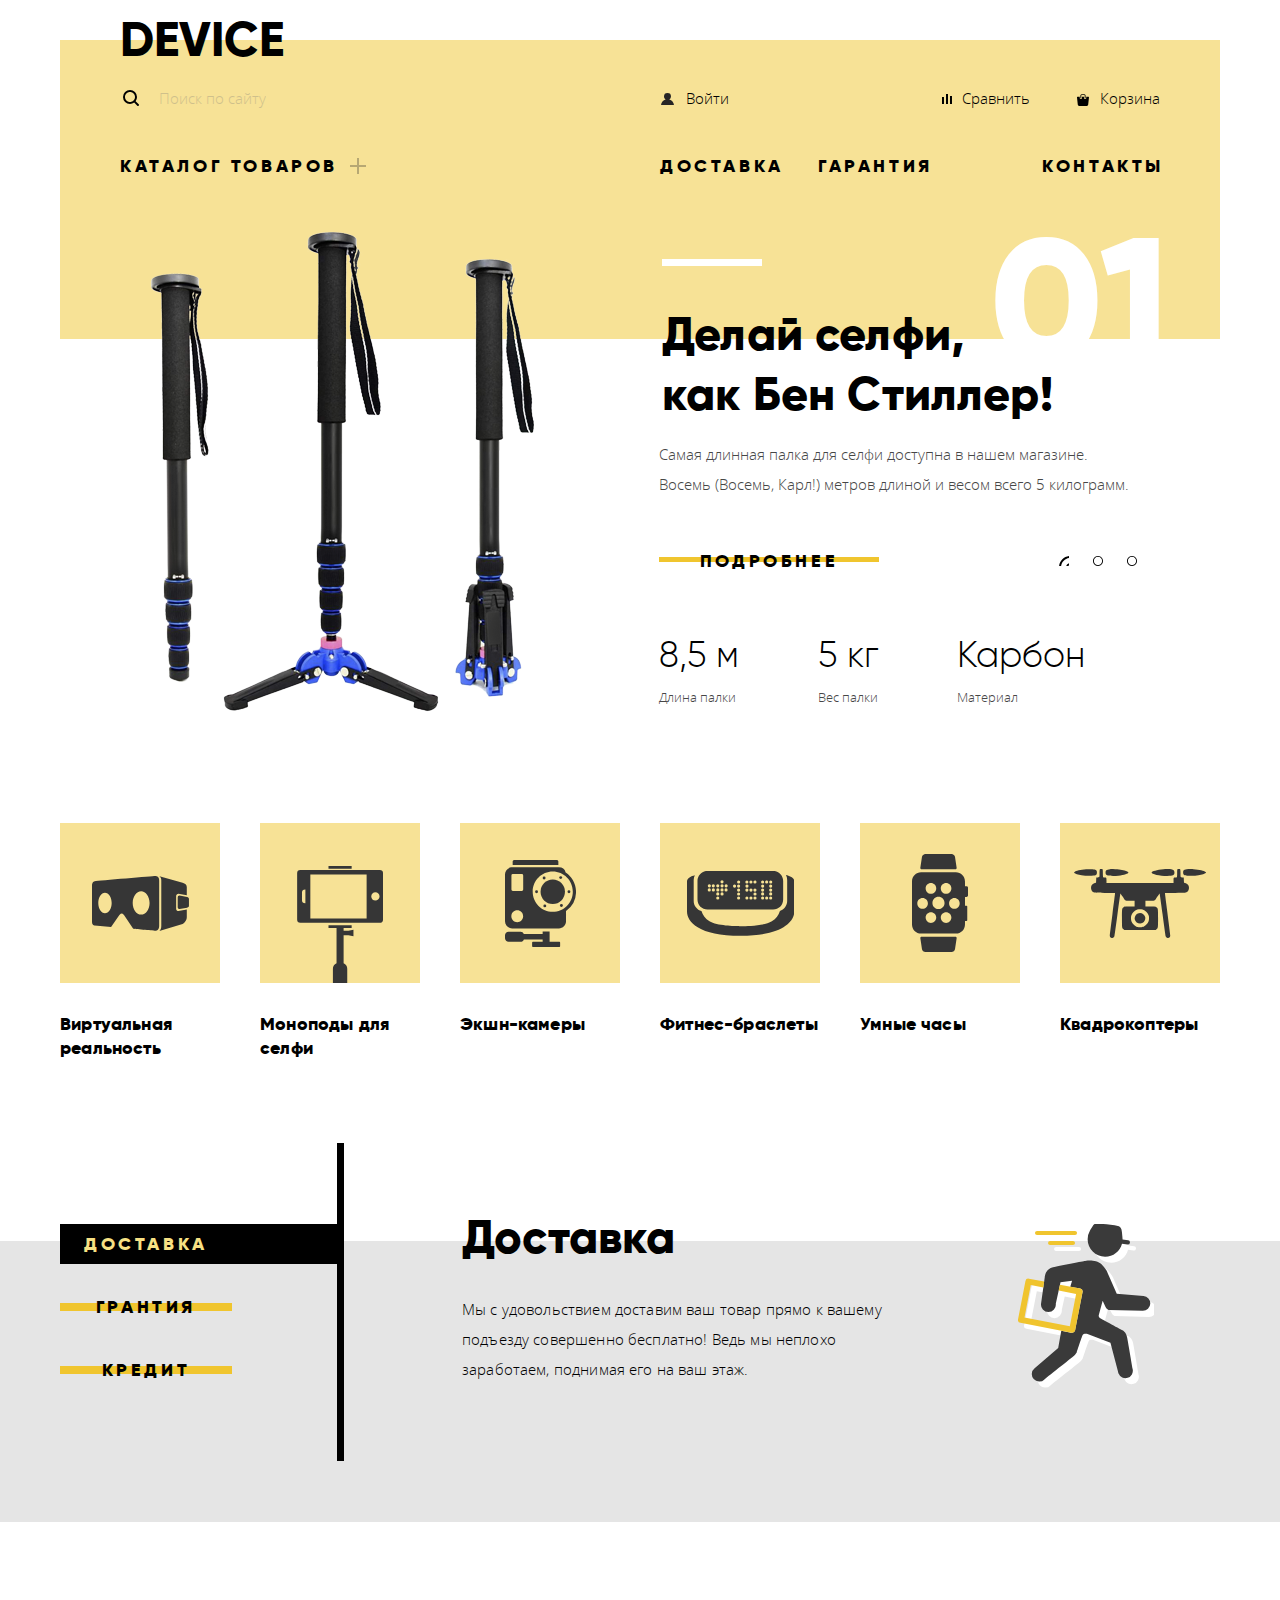
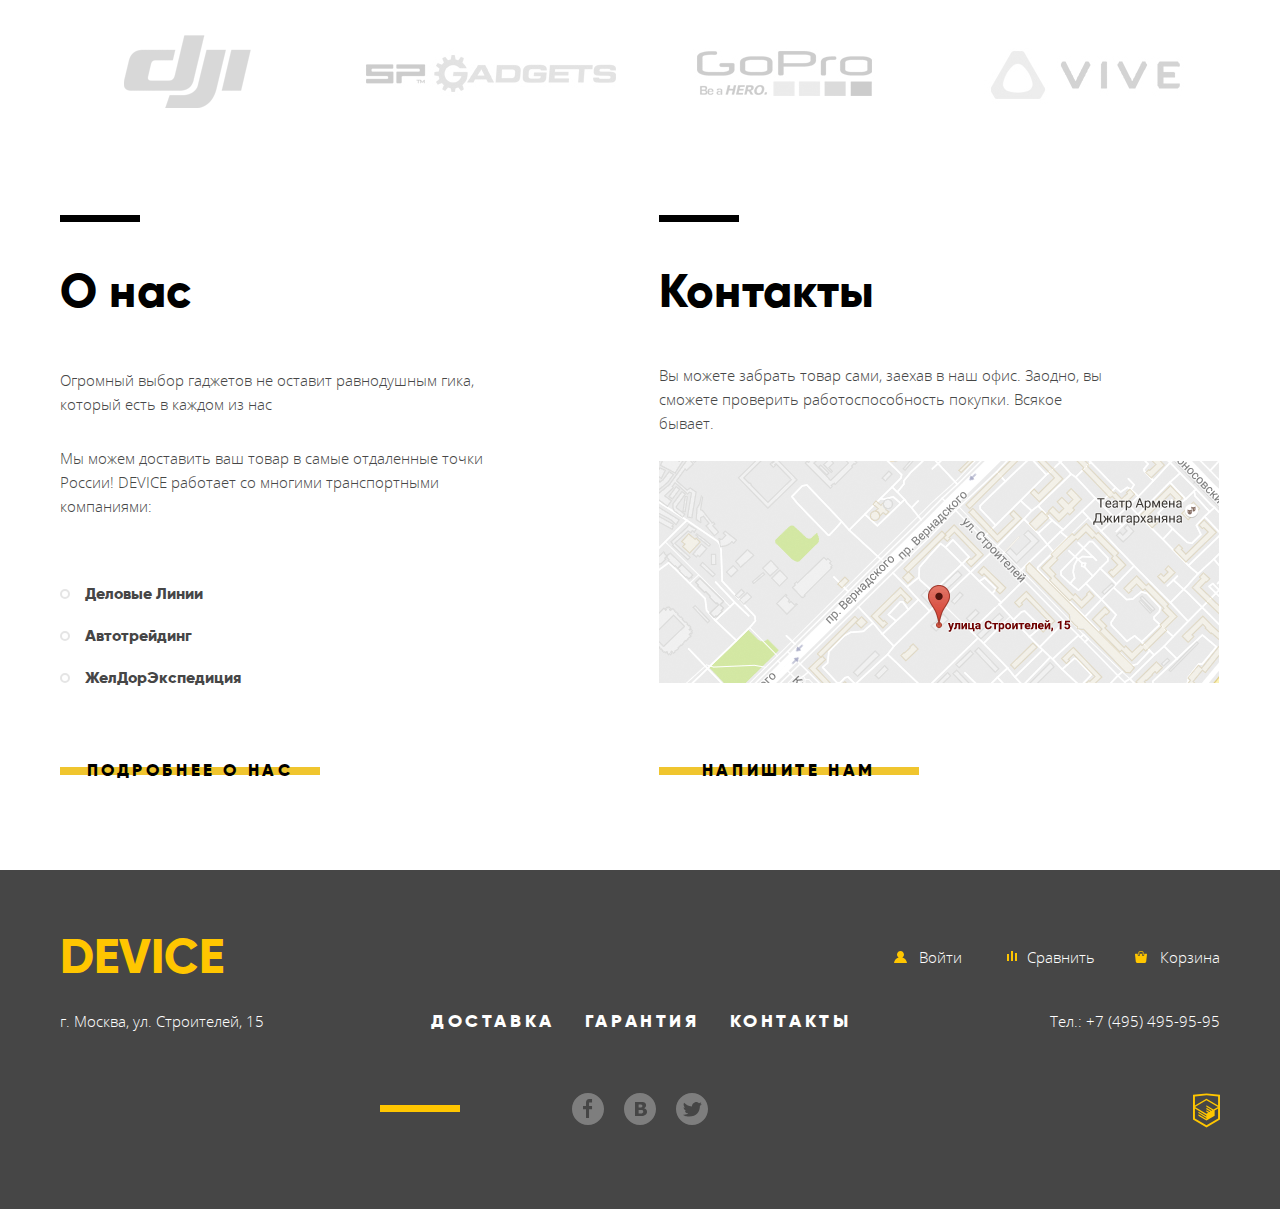
<file: index.html>
<!DOCTYPE html>
<html lang="ru">
<head>
	<meta charset="utf-8">
	<title>HTML Academy: Девайс</title>
	<link rel="stylesheet" href="css/normalize.css">
	<link rel="stylesheet" href="css/style.css">
</head>
<body>
	<header class="index-header container">
		<a class="logo">
			device
		</a>
		<div class="header-flex">
			<form class="site-search" action="https://echo.htmlacademy.ru" method="get">
				<input type="search" name="search" placeholder="Поиск по сайту">
				<button type="submit">Найти</button>
			</form>
			<div class="user-block">
				<a href="#" class="enter">
					Войти
				</a>
				<a href="#" class="compare">
					Сравнить
				</a>
				<a href="#" class="cart">
					Корзина
				</a>
			</div>
		</div>
		<nav class="main-nav">
			<ul class="main-nav-ls">
				<li>
					<a href="catalog.html" class="main-nav-ls-title">Каталог товаров</a>
					<ul class="drop-down-ls">
						<li>
							<a href="#">Виртуальная реальность</a>
						</li>
						<li>
							<a href="#">Фитнес-браслеты</a>
						</li>
						<li>
							<a href="#">Квадрокоптеры</a>
						</li>
						<li>
							<a href="#">Моноподы для селфи</a>
						</li>
						<li>
							<a href="#">Умные часы</a>
						</li>
						<li>
							<a href="#">Экшн-камеры</a>
						</li>
					</ul>
				</li>
			</ul>
			<div class="header-info">
				<a href="#">Доставка</a>
				<a href="#">Гарантия</a>
				<a href="#">Контакты</a>
			</div>
		</nav>
	</header>
	<main class="index-main">
		<section class="top-slider container">
			<input type="radio" id="slide-switch-1" name="top-slider-switch" checked>
			<input type="radio" id="slide-switch-2" name="top-slider-switch">
			<input type="radio" id="slide-switch-3" name="top-slider-switch">
			<ul class="top-slider-switches">
				<li>
					<label for="slide-switch-1"></label>
				</li>
				<li>
					<label for="slide-switch-2"></label>
				</li>
				<li>
					<label for="slide-switch-3"></label>
				</li>
			</ul>
			<section class="slide-one" id="slide-1">
				<img src="img/slider-1.png" width="384" height="486" alt="">
				<div class="descrip-slider">
					<h1 class="total-title">
						Делай селфи,<br>
						как Бен Стиллер!
					</h1>
					<p>
						Самая длинная палка для селфи доступна в нашем магазине. <br>
						Восемь (Восемь, Карл!) метров длиной и весом всего 5 килограмм.
					</p>
					<a href="#" class="global-btn">
						Подробнее
					</a>
					<ul class="slide-features">
						<li>
							<span>8,5 м</span>
							<span>Длина палки</span>
						</li>
						<li>
							<span>5 кг</span>
							<span>Вес палки</span>
						</li>
						<li>
							<span>Карбон</span>
							<span>Материал</span>
						</li>
					</ul>
				</div>
				<span class="slide-number">01</span>
			</section>
			<section class="slide-two" id="slide-2">
				<img src="img/slider-2.png" width="345" height="485" alt="">
				<div class="descrip-slider">
					<h1 class="total-title">
						Худеем <br>
						правильно!
					</h1>
					<p>
						Мотивирующие фитнес-браслеты помогут найти в себе силы<br>
						не пропускать занятия и соблюдать диету.
					</p>
					<a href="#" class="global-btn">
						Подробнее
					</a>
					<ul class="slide-features">
						<li>
							<span>48 часов</span>
							<span>Без подзарядки</span>
						</li>
					</ul>
				</div>
				<span class="slide-number">02</span>
			</section>
			<section class="slide-three" id="slide-3">
				<img src="img/slider-3.png" width="526" height="334" alt="">
				<div class="descrip-slider">
					<h1 class="total-title">
						Порхает как бабочка,<br>
						жалит как пчела!
					</h1>
					<p>
						Этот обычный, на первый взгляд, квадрокоптер оснащен
						мощным лазером, замаскированным под стандартную камеру.
					</p>
					<a href="#" class="global-btn">
						Подробнее
					</a>
					<ul class="slide-features">
						<li>
							<span>800 м</span>
							<span>Дальность полета</span>
						</li>
						<li>
							<span>50 м</span>
							<span>Радиус поражения</span>
						</li>
					</ul>
				</div>
				<span class="slide-number">03</span>
			</section>
		</section>
		<section class="product-category container">
			<a href="catalog.html" class="product-type">
				<div class="img-box">
					<img src="img/popular-1.svg" width="97" height="55" alt="">
				</div>
				<h3>Виртуальная реальность</h3>
			</a>
			<a href="catalog.html" class="product-type">
				<div class="img-box monopod">
					<img src="img/popular-2.svg" width="86" height="117" alt="">
				</div>
				<h3>Моноподы для селфи</h3>
			</a>
			<a href="catalog.html" class="product-type">
				<div class="img-box">
					<img src="img/popular-3.svg" width="71" height="87" alt="">
				</div>
				<h3>Экшн-камеры</h3>
			</a>
			<a href="catalog.html" class="product-type">
				<div class="img-box">
					<img src="img/popular-4.svg" width="107" height="65" alt="">
				</div>
				<h3>Фитнес-браслеты</h3>
			</a>
			<a href="catalog.html" class="product-type">
				<div class="img-box">
					<img src="img/popular-5.svg" width="56" height="98" alt="">
				</div>
				<h3>Умные часы</h3>
			</a>
			<a href="catalog.html" class="product-type">
				<div class="img-box">
					<img src="img/poppular-6.svg" width="132" height="69" alt="">
				</div>
				<h3>Квадрокоптеры</h3>
			</a>
		</section>
		<div class="slider-services-backroung">
			<section class="slider-services container">
				<input type="radio" id="service-switch-1" name="services-toggle" checked>
				<input type="radio" id="service-switch-2" name="services-toggle">
				<input type="radio" id="service-switch-3" name="services-toggle">
				<ul class="slider-switches">
					<li>
						<label for="service-switch-1">
							Доставка
						</label>
					</li>
					<li>
						<label for="service-switch-2">
							Грантия
						</label>
					</li>
					<li>
						<label for="service-switch-3">
							Кредит
						</label>
					</li>
				</ul>
				<section class="service-slide-one" id="delivery">
					<h1 class="total-title">
						Доставка
					</h1>
					<p>
						Мы с удовольствием доставим ваш товар прямо к вашему подъезду совершенно бесплатно! Ведь мы неплохо заработаем, поднимая его на ваш этаж.
					</p>
				</section>
				<section class="service-slide-two" id="warranty">
					<h1 class="total-title">
						Гарантия
					</h1>
					<p>
						Если из-за возгорания купленного у нас товара у вас сгорит дом — не переживайте, мы выдадим вам новый.
						Товар, не дом, конечно же.
					</p>
				</section>
				<section class="service-slide-three" id="credit">
					<h1 class="total-title">
						Кредит
					</h1>
					<p>
						Залезть в долговую яму стало проще! Кредитные консультанты подберут для вас наиболее выгодные
						условия кредита. Выгодные для нашего банка, разумеется.
					</p>
				</section>
			</section>
		</div>
		<section class="brands-logos container">
			<a href="#">
				<img src="img/logo-1-copy.jpg" width="260" height="100" alt="">
			</a>
			<a href="#">
				<img src="img/logo-3-copy.jpg" width="260" height="100" alt="">
			</a>
			<a href="#">
				<img src="img/logo-4-copy.jpg" width="260" height="100" alt="">
			</a>
			<a href="#">
				<img src="img/logo-5-copy.jpg" width="260" height="100" alt="">
			</a>
		</section>
		<section class="contact-inform container">
			<section class="about-us">
				<h1 class="total-title">
					О нас
				</h1>
				<p>
					Огромный выбор гаджетов не оставит равнодушным гика,
					который есть в каждом из нас
				</p>
				<p>
					Мы можем доставить ваш товар в самые отдаленные точки России! DEVICE работает со многими транспортными компаниями:
				</p>
				<ul>
					<li>Деловые Линии</li>
					<li>Автотрейдинг</li>
					<li>ЖелДорЭкспедиция</li>
				</ul>
				<a href="#" class="global-btn">
					Подробнее о нас
				</a>
			</section>
			<section class="contacts-map">
				<h1 class="total-title">
					Контакты
				</h1>
				<p>
					Вы можете забрать товар сами, заехав в наш офис. Заодно, вы сможете проверить работоспособность покупки. Всякое бывает.
				</p>
				<div class="map">
					<a href="https://yandex.ru/maps/-/CBUrQXgW-A" target="_blank">
						<img src="img/map.jpg" width="560" height="222" alt="Карта">
					</a>
				</div>
				<a href="#" class="global-btn">
					Напишите нам
				</a>
			</section>
		</section>
	</main>
	<footer class="footer">
		<div class="container">
			<div class="footer-user-block">
				<a class="footer-logo">
					device
				</a>
				<a href="#" class="enter">
					Войти
				</a>
				<a href="#" class="compare">
					Сравнить
				</a>
				<a href="#" class="cart">
					Корзина
				</a>
			</div>
			<div class="footer-info">
				<address>
					г. Москва, ул. Строителей, 15
				</address>
				<a href="#">Доставка</a>
				<a href="#">Гарантия</a>
				<a href="#">Контакты</a>
				<a href="tel:+7(495)495-95-95" class="phone">Тел.: +7 (495) 495-95-95</a>
			</div>
			<div class="social">
				<a href="#">
					<img src="img/fb.svg" width="32" height="32" alt="">
				</a>
				<a href="#">
					<img src="img/vk.svg" width="32" height="32" alt="">
				</a>
				<a href="#">
					<img src="img/twitter.svg" width="32" height="32" alt="">
				</a>
				<a href="https://htmlacademy.ru/intensive/htmlcss" target="_blank">
					<img src="img/logo-html.svg" width="27" height="35" alt="">
				</a>
			</div>
		</div>
	</footer>
	<form class="popup-form" action="https://echo.htmlacademy.ru" method="post">
		<label for="name" class="user-name-from">
			Ваше имя
		</label>
		<label for="email" class="user-mail-form">
			Ваш e-mail:
		</label>
		<input type="text" class="inp-name" id="name" name="name" placeholder="Представтесь, пожалуйста">
		<input type="text" id="email" name="email" placeholder="Для отправки ответа">
		<label for="letter" class="message-form">
			Текст письма:
		</label>
		<textarea name="letter" id="letter" placeholder="В свободной форме"></textarea>
		<button class="global-btn" type="submit">Отправить</button>
		<button class="popap-close" type="button"></button>
	</form>

	<!-- <p>Репозиторий создан для обучения на интенсивном онлайн‑курсе «<a href="https://htmlacademy.ru/intensive/htmlcss">Базовый HTML и CSS</a>».</p> -->
	<script src="js/script.js"></script> 
</body>
</html>
</file>
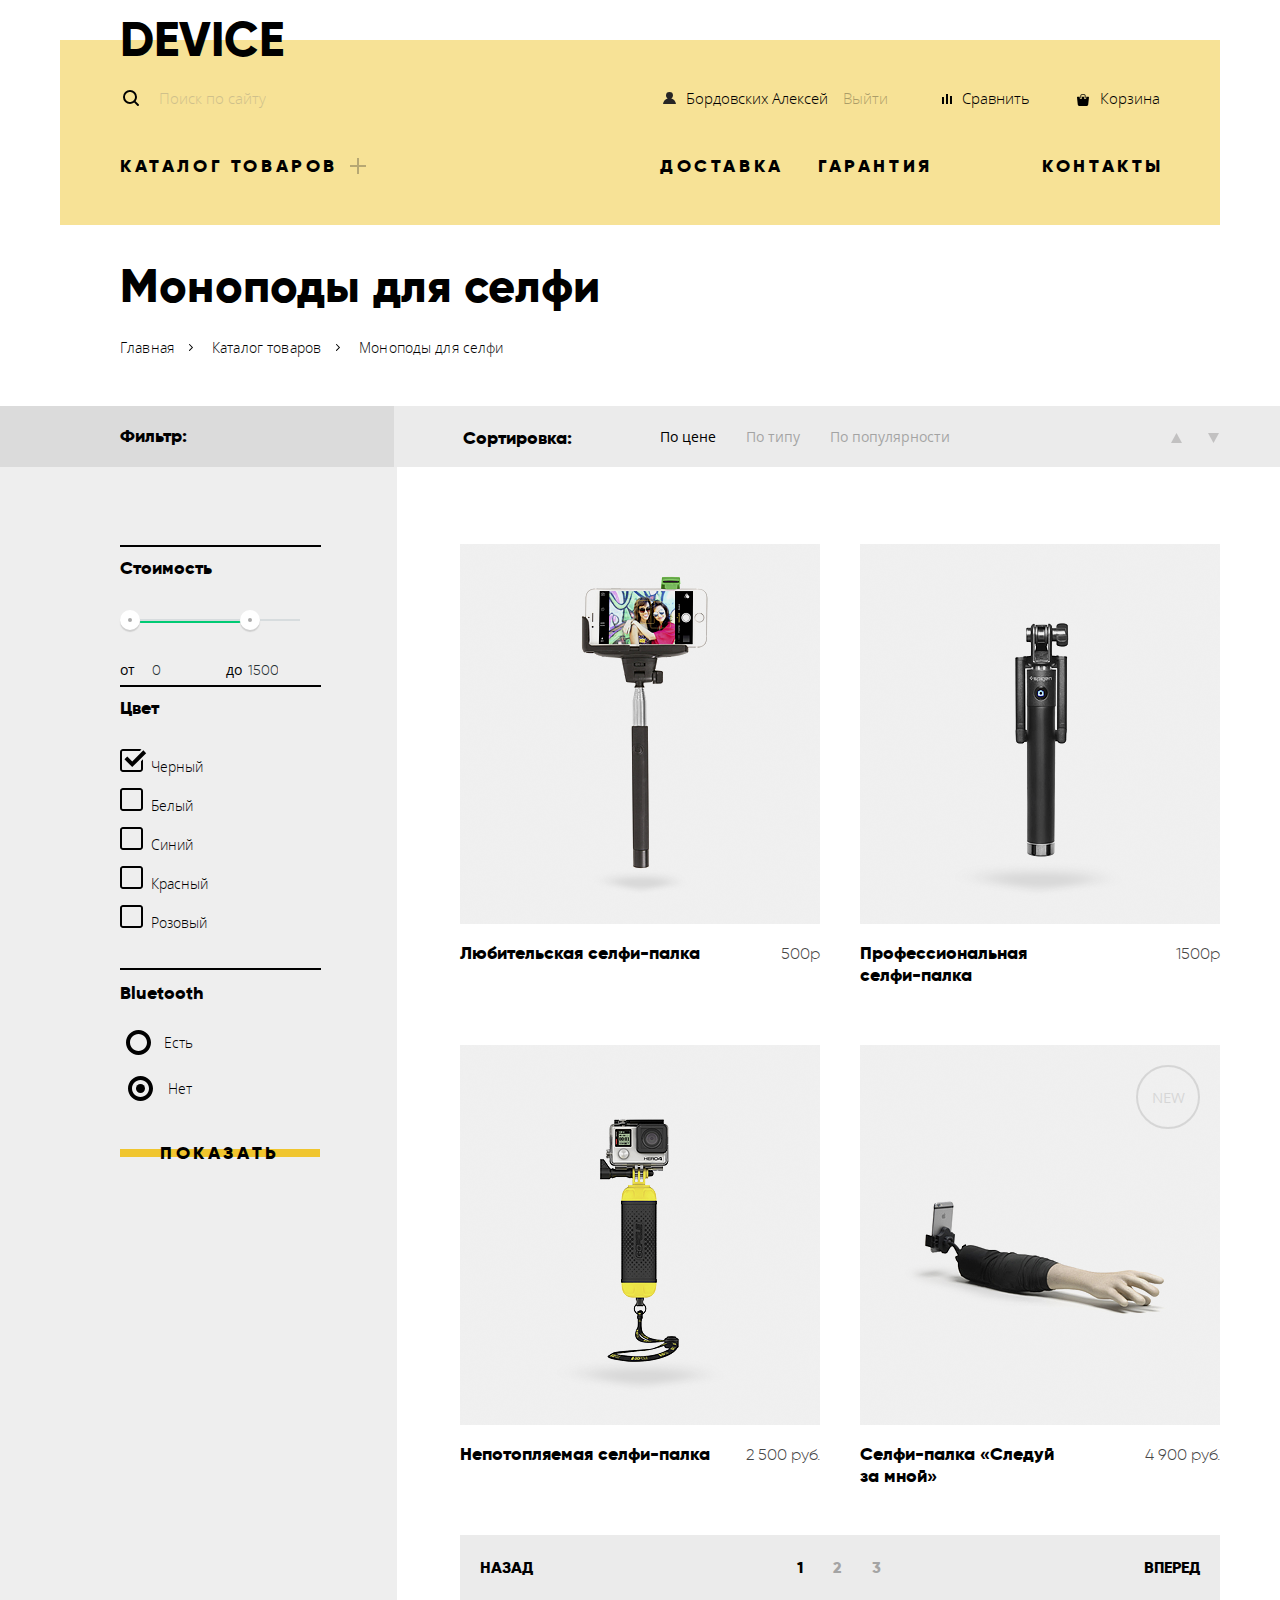
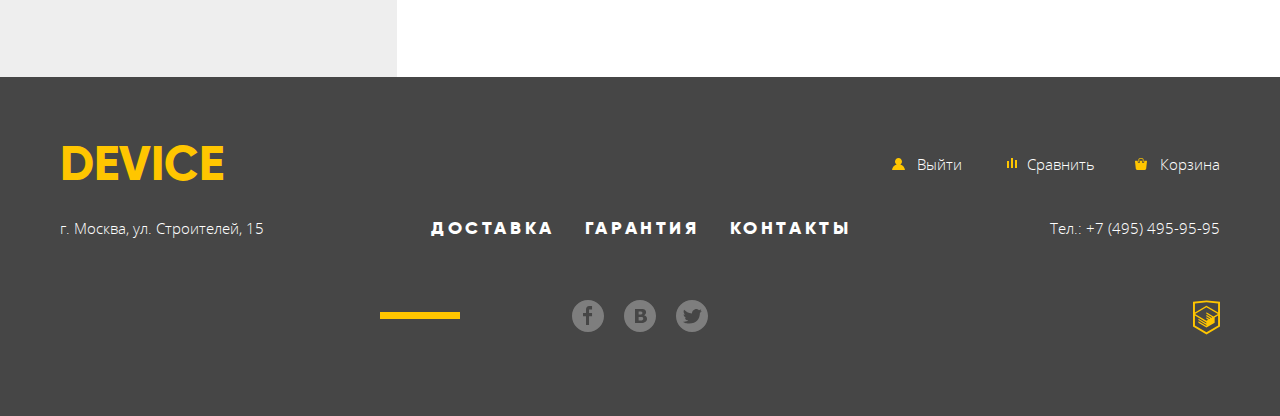
<file: catalog.html>
<!DOCTYPE html>
<html lang="ru">
<head>
    <meta charset="UTF-8">
    <title>Моноподы для селфи</title>
    <link rel="stylesheet" href="css/normalize.css">
    <link rel="stylesheet" href="css/style.css">
</head>
<body>
    <header class="index-header cataqlog-header container">
        <a href="index.html" class="logo">
            device
        </a>
        <div class="header-flex">
            <form class="site-search" action="#" method="post">
                <input type="search" name="search" placeholder="Поиск по сайту">
                <button type="submit">Найти</button>
            </form>
            <div class="user-block catalog-user-block">
                <a href="https://htmlacademy.ru/profile/id379045" target="_blank" class="user-name">
                    Бордовских Алексей
                </a>
                <a href="#" class="enter out">
                    Выйти
                </a>
                <a href="#" class="compare">
                    Сравнить
                </a>
                <a href="#" class="cart">
                    Корзина
                </a>
            </div>
        </div>
        <nav class="main-nav">
            <ul class="main-nav-ls">
                <li>
                    <a class="main-nav-ls-title">Каталог товаров</a>
                    <ul class="drop-down-ls">
                        <li>
                            <a href="#">Виртуальная реальность</a>
                        </li>
                        <li>
                            <a href="#">Фитнес-браслеты</a>
                        </li>
                        <li>
                            <a href="#">Квадрокоптеры</a>
                        </li>
                        <li>
                            <a href="index.html">Моноподы для селфи</a>
                        </li>
                        <li>
                            <a href="#">Умные часы</a>
                        </li>
                        <li>
                            <a href="#">Экшн-камеры</a>
                        </li>
                    </ul>
                </li>
            </ul>
            <div class="header-info">
                <a href="#">Доставка</a>
                <a href="#">Гарантия</a>
                <a href="#">Контакты</a>
            </div>
        </nav>
    </header>
    <main class="catalog-main">
        <section class="products-catalog container">
            <h1 class="total-title">
                Моноподы для селфи
            </h1>
            <ul class="breadcrumds">
                <li>Главная</li>
                <li><a href="#">Каталог товаров</a></li>
                <li><a>Моноподы для селфи</a></li>
            </ul>
        </section>
        <section class="main-filter">
            <div class="filter-background">
                <section class="filter-title container">
                    <h3 class="item-title">
                        Фильтр:
                    </h3>
                    <h3 class="item-title">
                        Сортировка:
                    </h3>
                    <ul>
                        <li><a href="#" class="prise-item-filter">По цене</a></li>
                        <li><a href="#">По типу</a></li>
                        <li><a href="#">По популярности</a></li>
                    </ul>
                    <div class="arrows">
                        <button type="button" class="arrow-up"></button>
                        <button type="button" class="arrow-down"></button>
                    </div>
                </section>
            </div>
            <div class="main-flex container">
                <div class="left-filter-bgr-background">
                    <form action="https://echo.htmlacademy.ru" method="post" class="left-filter">
                        <fieldset class="range-title">
                            <legend>Стоимость</legend>
                            <div class="range-filter">
                                <div class="range-controls">
                                    <div class="scale"></div>
                                    <div class="bar"></div>
                                    <div class="toggle toggle-min"></div>
                                    <div class="toggle toggle-max"></div>
                                </div>
                            </div>
                            <div class="price-controls">
                                <label class="min-price">от <input name="min-price" type="text" value="0"></label>
                                <label class="max-price">до <input name="max-price" type="text" value="15000"></label>
                            </div>
                        </fieldset>
                        <fieldset class="filter-colors">
                            <legend>Цвет</legend>
                            <input type="checkbox" id="black" name="black-item" checked>
                            <label for="black">
                                Черный
                            </label>
                            <input type="checkbox" id="white" name="white-item">
                            <label for="white">
                                Белый
                            </label>
                            <input type="checkbox" id="blue" name="blue-item"> 
                            <label for="blue">
                                Синий
                            </label>
                            <input type="checkbox" id="red" name="red-item">
                            <label for="red">
                                 Красный
                            </label>
                            <input type="checkbox" id="pink" name="pink-item">
                            <label for="pink">
                                 Розовый
                            </label>
                        </fieldset>
                        <fieldset class="filter-bluetooth">
                            <legend>Bluetooth</legend>
                            <input type="radio" id="yes" name="radio" checked> 
                            <label for="yes">
                                    Есть
                            </label>
                            <input type="radio" id="no" name="radio" checked>
                            <label for="no">
                                    Нет
                            </label>
                        </fieldset>
                        <button type="submit" class="global-btn">
                            Показать
                        </button>
                    </form>
                </div>
                <section class="products-ls">
                    <article class="products-item">
                        <div class="item-img-box">
                            <img src="img/item-1.jpg" width="360" height="380" alt="">
                            <button type="button" class="global-btn">В корзину</button>
                            <button type="button" class="add-btn">Добавить к сравнению</button>
                        </div>
                         <div class="item-name">
                            <h3 class="item-title">
                                <a href="product.html" target="_blank">
                                    Любительская селфи-палка
                                </a>
                            </h3>
                            <span class="item-price">500р</span>
                        </div>
                    </article>
                    <article class="products-item">
                        <div class="item-img-box">
                            <img src="img/item-2.jpg" width="360" height="380" alt="">
                            <button type="button" class="global-btn">В корзину</button>
                            <button type="button" class="add-btn">Добавить к сравнению</button>
                        </div>
                        <div class="item-name">
                            <h3 class="item-title">
                                <a href="product.html" target="_blank">
                                    Профессиональная<br>
                                    селфи-палка
                                </a>
                            </h3>
                            <span class="item-price">1500р</span>
                        </div>
                    </article>
                    <article class="products-item">
                        <div class="item-img-box">
                            <button type="button" class="global-btn">В корзину</button>
                            <button type="button" class="add-btn">Добавить к сравнению</button>
                            <img src="img/item-3.jpg" width="360" height="380" alt="">
                        </div>
                        <div class="item-name">
                            <h3 class="item-title">
                                <a href="product.html" target="_blank">
                                    Непотопляемая селфи-палка
                                </a>
                            </h3>
                            <span class="item-price">2 500 руб.</span>
                        </div>
                    </article>
                    <article class="products-item">
                        <div class="item-img-box new">
                            <button type="button" class="global-btn">В корзину</button>
                            <button type="button" class="add-btn">Добавить к сравнению</button>
                            <img src="img/item-4.jpg" width="360" height="380" alt="">
                        </div>
                        <div class="item-name">
                            <h3 class="item-title">
                                <a href="product.html" target="_blank">
                                    Селфи-палка «Следуй<br>
                                    за мной»
                                </a>
                            </h3>
                            <span class="item-price">4 900 руб.</span>
                        </div>
                    </article>
                    <section class="forward-backward-btn">
                        <ul class="catalog-nav">
                            <li>
                                <a href="#" class="backward-btn">Назад</a>
                            </li>
                            <li>
                                <a href="#">1</a>
                            </li>
                            <li>
                                <a href="#" class="nav-color-link">2</a>
                            </li>
                            <li>
                                <a href="#" class="nav-color-link">3</a>
                            </li>
                            <li>
                                <a href="#" class="forward-btn">Вперед</a>
                            </li>
                        </ul>
                    </section>
                </section>
            </div>
        </section>
    </main>
    <footer class="footer">
        <div class="container catalog-footer">
            <div class="footer-user-block">
                <a class="footer-logo">
                    device
                </a>
                <a href="#" class="enter">
                    Выйти
                </a>
                <a href="#" class="compare">
                    Сравнить
                </a>
                <a href="#" class="cart">
                    Корзина
                </a>
            </div>
            <div class="footer-info">
                <address>
                г. Москва, ул. Строителей, 15
                </address>
                <a href="#">Доставка</a>
                <a href="#">Гарантия</a>
                <a href="#">Контакты</a>
                <a href="tel:+7(495)495-95-95" class="phone">Тел.: +7 (495) 495-95-95</a>
            </div>
            <div class="social">
                <a href="#">
                    <img src="img/fb.svg" width="32" height="32" alt="">
                </a>
                <a href="#">
                    <img src="img/vk.svg" width="32" height="32" alt="">
                </a>
                <a href="#">
                    <img src="img/twitter.svg" width="32" height="32" alt="">
                </a>
                <a href="https://htmlacademy.ru/intensive/htmlcss" target="_blank">
                    <img src="img/logo-html.svg" width="27" height="35" alt="">
                </a>
            </div>
        </div>
    </footer>
</body>
</html>
</file>
<file: css/style.css>
@font-face {
    font-family: 'Gilroy';
    font-weight: 300;
    font-style: normal;

    src: url('../fonts/gilroylight.woff2') format('woff2');
    src: url('../fonts/gilroylight.woff') format('woff');
}

@font-face {
    font-family: 'Gilroy';
    font-weight: 700;
    font-style: normal;

    src: url('../fonts/gilroyextrabold.woff2') format('woff2');
    src: url('../fonts/gilroyextrabold.woff') format('woff');
}

@font-face {
    font-family: 'Open Sans';
    font-weight: normal;
    font-style: normal;

    src: url('../fonts/opensans.woff2') format('woff2');
    src: url('../fonts/opensans.woff') format('woff');
}

@font-face {
    font-family: 'Open Sans';
    font-weight: 300;
    font-style: normal;

    src: url('../fonts/opensanslight.woff2') format('woff2');
    src: url('../fonts/opensanslight.woff') format('woff');
}

body {
    font-family: 'Open Sans', 'Arial', sans-serif;
    font-size: 15px;
    font-weight: 400;
    line-height: 24px;

    color: #000;
}

.total-title {
    font-family: 'Gilroy', 'Arial', sans-serif;
    font-size: 47px;
    font-weight: 700;
    line-height: 60px;

    letter-spacing: .17px;

    color: #000;
}

.item-title {
    font-family: 'Gilroy', 'Arial', sans-serif;
    font-size: 18px;
    font-weight: 700;
    line-height: 22px;

    color: #000;
}

.container {
    width: 1160px;
    margin: auto;
}

.global-btn {
    font-family: 'Gilroy', 'Arial', sans-serif;
    font-size: 18px;
    font-weight: 700;

    position: relative;

    display: inline-block;

    vertical-align: middle;
    letter-spacing: 3.6px;
    text-transform: uppercase;

    color: #000;
}

a {
    text-decoration: none;

    color: #000;
}

a:hover {
    cursor: pointer;

    opacity: .7;
}

a:active {
    opacity: .4;
}

.logo {
    font-family: 'Gilroy', 'Arial', sans-serif;
    font-size: 48px;
    font-weight: 700;

    position: absolute;
    top: -12px;

    text-transform: uppercase;
}

.index-header {
    position: relative;

    box-sizing: border-box;
    width: 1160px;
    min-height: 299px;
    margin-top: 40px;
    padding: 0 60px;

    background-color: #f7e296;
}

.index-header .logo:hover {
    opacity: 1;
}

.site-search {
    position: relative;

    margin-top: 15px;
}

.site-search::before {
    position: absolute;
    top: 15px;
    left: 3px;

    width: 16px;
    height: 16px;

    content: '';

    background: url(../img/search.svg) no-repeat;
}

.site-search button,
.site-search input {
    border: none;
    background: none;
}

.site-search input {
    font-family: 'Open Sans', 'Arial', sans-serif;
    font-size: 15px;
    font-weight: 300;

    width: 310px;
    padding-left: 39px;

    opacity: .3;
    color: #000;
}

.site-search input:hover {
    cursor: pointer;

    opacity: .6;
}

.site-search input:focus {
    padding-bottom: 13px;

    opacity: 1;
    border-bottom: 2px solid #000;
    outline: none;
}

.site-search button {
    font-weight: 300;

    display: inline-block;
    visibility: hidden;

    margin-left: -5px;
    padding: 12.5px 17px;

    cursor: pointer;

    border: 2px solid #000;
}

.site-search button:hover {
    color: #fff;
    background-color: #000;
}

.site-search button:active {
    visibility: visible;

    color: #696969;
}

.site-search input:focus ~ button {
    visibility: visible;
}

.header-flex {
    display: -webkit-box;
    display: -ms-flexbox;
    display: flex;

    padding-top: 20px;

    -webkit-box-align: baseline;
    -ms-flex-align: baseline;
    align-items: baseline;
    -webkit-box-pack: justify;
    -ms-flex-pack: justify;
    justify-content: space-between;
}

.user-block .enter,
.user-block .compare,
.user-block .cart,
.catalog-user-block .user-name {
    position: relative;
}

.user-block {
    font-weight: 300;

    display: -webkit-box;
    display: -ms-flexbox;
    display: flex;

    min-width: 474px;

    -webkit-box-pack: justify;
    -ms-flex-pack: justify;
    justify-content: space-between;
}

.user-block .user-name {
    padding-right: 15px;
}

.user-block .user-name::before {
    position: absolute;
    top: 0;
    right: 0;
    bottom: 0;
    left: -190px;

    width: 13px;
    height: 12px;
    margin: auto;

    content: '';

    background: url(../img/user.svg) no-repeat;
}

.user-block .enter::before {
    position: absolute;
    top: 3px;
    right: 55px;
    bottom: 0;

    width: 13px;
    height: 12px;
    margin: auto;

    content: '';

    background: url(../img/user.svg) no-repeat;
}

.user-block .out {
    font-family: 'Open Sans', 'Arial', sans-serif;
    font-size: 15px;
    font-weight: 300;

    opacity: .3;
    color: #000;
}

.user-block .out::before {
    display: none;
}

.user-block .compare {
    margin-left: auto;
    padding-right: 5px;
}

.user-block .compare::before {
    position: absolute;
    top: 3px;
    right: 83px;
    bottom: 0;

    width: 10px;
    height: 10px;
    margin: auto;

    content: '';

    background: url(../img/compare.svg) no-repeat;
}

.user-block .cart::before {
    position: absolute;
    right: 71px;
    bottom: 4px;

    width: 12px;
    height: 12px;
    margin: auto;

    content: '';

    background: url(../img/cart.svg) no-repeat;
}

.main-nav-ls .main-nav-ls-title,
.header-info {
    font-family: 'Gilroy', 'Arial', sans-serif;
    font-size: 18px;
    font-weight: 700;

    position: relative;

    letter-spacing: 3.6px;
    text-transform: uppercase;
}

.main-nav {
    position: relative;

    display: -webkit-box;
    display: -ms-flexbox;
    display: flex;

    margin-top: 23px;

    align-items: center;
    -webkit-box-pack: justify;
    -ms-flex-pack: justify;
    justify-content: space-between;
}

.main-nav ul {
    font-weight: 300;

    margin: 0;
    padding: 10px 0;

    list-style: none;
}

.main-nav-ls .main-nav-ls-title::after {
    position: absolute;
    top: 0;
    bottom: 0;
    left: 230px;

    width: 16px;
    height: 16px;
    margin: auto;

    content: '';

    opacity: .3;
    background-image: url(../img/plus.svg);
}

.drop-down-ls {
    position: relative;

    display: -webkit-box;
    display: -ms-flexbox;
    display: flex;
    display: none;

    max-width: 520px;
    margin: 15px 0;

    -ms-flex-wrap: wrap;
        flex-wrap: wrap;
    -webkit-box-pack: justify;
    -ms-flex-pack: justify;
    justify-content: space-between;
}

.drop-down-ls::before {
    position: absolute;
    z-index: -1;
    left: -60px;

    box-sizing: border-box;
    width: 1160px;
    min-height: 155px;

    content: '';

    background-color: #f7e296;
}

.drop-down-ls li {
    padding: 7px 0;
}

.drop-down-ls li:last-child {
    -ms-flex-preferred-size: 280px;
    flex-basis: 280px;
}

.drop-down-ls li:nth-child(5) {
    margin: 0 auto 0 80px;
}

.main-nav-ls > li {
    position: absolute;

    display: -webkit-box;
    display: -ms-flexbox;
    display: flex;
        flex-direction: column;

    -webkit-box-orient: vertical;
    -webkit-box-direction: normal;
    -ms-flex-direction: column;
}

.main-nav-ls:hover .drop-down-ls {
    z-index: 10;

    display: -webkit-box;
    display: -ms-flexbox;
    display: flex;

    cursor: pointer;

    background-color: #f7e296;
}

.main-nav .header-info {
    display: -webkit-box;
    display: -ms-flexbox;
    display: flex;

    width: 500px;
    height: 0;

    -webkit-box-pack: justify;
    -ms-flex-pack: justify;
    justify-content: space-between;
}

.header-info a:last-child {
    margin: 0 -4px 0 75px;
}

.top-slider {
    position: relative;
    top: -140px;

    box-sizing: border-box;
    margin: auto;
    min-height: 540px;
}

.descrip-slider p {
    font-weight: 300;
    line-height: 30px;

    min-width: 550px;

    color: #464646;
}

.slide-features {
    display: -webkit-box;
    display: -ms-flexbox;
    display: flex;

    margin-top: 35px;
    padding: 0;
}

.slide-features span:first-child {
    font-family: 'Gilroy', 'Arial', sans-serif;
    font-size: 36px;
    font-weight: 300;

    padding-bottom: 20px;

    color: #000;
}

.slide-features span:last-child {
    font-size: 13px;
    font-weight: 300;
    line-height: 20px;

    color: #464646;
}

.slide-features li {
    display: -webkit-box;
    display: -ms-flexbox;
    display: flex;
        flex-direction: column;

    padding-right: 79px;

    -webkit-box-orient: vertical;
    -webkit-box-direction: normal;
    -ms-flex-direction: column;
}

.top-slider .global-btn {
    position: relative;

    width: 220px;
    margin: 35px 0;

    text-align: center;

    opacity: 1;
}

.top-slider .global-btn:active {
    opacity: .3;
}

.top-slider .global-btn::before {
    position: absolute;
    z-index: -1;
    top: 8px;
    left: 0;

    width: 100%;
    height: 5px;

    content: '';
    -webkit-transition: .2s;
            transition: .2s;

    background-color: #f0c52e;
}

.global-btn:hover::before {
    top: -8px;

    height: 40px;
}

.slide-number {
    font-family: 'Gilroy', 'Arial', sans-serif;
    font-size: 179px;
    font-weight: 700;
    line-height: 179px;

    position: absolute;
    right: 0;

    color: #fff;
}

.slide-one,
.slide-two,
.slide-three {
    position: relative;
    z-index: 1;
    z-index: 5;

    display: -webkit-box;
    display: -ms-flexbox;
    display: flex;
    display: none;
}

.descrip-slider .total-title::before {
    position: absolute;
    top: 60px;

    width: 100px;
    height: 7px;

    content: '';

    background-color: #fff;
}

.slide-one img {
    margin-top: 29px;
    margin-right: 125px;
    margin-left: 90px;
}

.slide-one .total-title {
    margin-top: 105px;
    margin-bottom: 14px;
    margin-left: 3px;
}

.slide-one .slide-number {
    top: 13px;
    right: 49px;
}

.slide-two img {
    margin-top: 50px;
    margin-right: 134px;
    margin-left: 120px;
}

.slide-two .total-title {
    margin-top: 104px;
    margin-bottom: 15px;
}

.slide-two .slide-number {
    top: 15px;
    right: 50px;
}

.slide-three img {
    margin-top: 95px;
    margin-right: 43px;
    margin-left: 31px;
}

.slide-three .total-title {
    z-index: 5;

    margin-top: 106px;
    margin-bottom: -2px;
}

.slide-three .slide-number {
    z-index: -1;
    top: 15px;
    right: 50px;
}

.top-slider-switches label::before {
    position: absolute;

    display: -webkit-box;
    display: -ms-flexbox;
    display: flex;

    width: 10px;
    height: 10px;

    content: '';
    cursor: pointer;

    background: url(../img/slider-button-empty.svg) no-repeat;
    background-size: 100%;
}

.top-slider-switches {
    position: absolute;
    z-index: 10;
    top: 357px;
    right: 59px;

    display: -webkit-box;
    display: -ms-flexbox;
    display: flex;

    margin: 0;
    padding: 0;

    list-style: none;

    cursor: pointer;
}

.top-slider-switches li {
    padding-right: 34px;
}

#slide-switch-1:checked ~ .top-slider-switches label[for=slide-switch-1]::before,
#slide-switch-2:checked ~ .top-slider-switches label[for=slide-switch-2]::before,
#slide-switch-3:checked ~ .top-slider-switches label[for=slide-switch-3]::before {
    background: url(../img/slider-button.svg) no-repeat;
}

#slide-switch-1:checked ~ #slide-1,
#slide-switch-2:checked ~ #slide-2,
#slide-switch-3:checked ~ #slide-3 {
    display: flex;
}

.brands-logos {
    position: relative;

    display: -webkit-box;
    display: -ms-flexbox;
    display: flex;

    margin: 125px auto;
    margin-bottom: 100px;

    -webkit-box-pack: justify;
    -ms-flex-pack: justify;
    justify-content: space-between;
}

.brands-logos a {
    opacity: 1;
}

.brands-logos a:active {
    opacity: .3;
}

.brands-logos a:nth-child(1)::before {
    position: absolute;

    width: 260px;
    height: 100px;

    content: '';
    -webkit-transition: .2s;
            transition: .2s;

    background: url(../img/logo-1.png) no-repeat;
}

.brands-logos a:nth-child(2)::before {
    position: absolute;

    width: 260px;
    height: 100px;

    content: '';

    background: url(../img/logo-3.png) no-repeat;
}

.brands-logos a:nth-child(3)::before {
    position: absolute;

    width: 260px;
    height: 100px;

    content: '';

    background: url(../img/logo-4.png) no-repeat;
}

.brands-logos a:nth-child(4)::before {
    position: absolute;

    width: 260px;
    height: 100px;

    content: '';

    background: url(../img/logo-5.png) no-repeat;
}

.brands-logos a:nth-child(1):hover::before,
.brands-logos a:nth-child(2):hover::before,
.brands-logos a:nth-child(3):hover::before,
.brands-logos a:nth-child(4):hover::before {
    -webkit-transition: .5s;
            transition: .5s;

    opacity: .1;
}

.product-category {
    display: -webkit-box;
    display: -ms-flexbox;
    display: flex;

    margin-top: -56px;
    margin-bottom: 140px;

    -webkit-box-pack: justify;
    -ms-flex-pack: justify;
    justify-content: space-between;
}

.product-category .product-type {
    -ms-flex-preferred-size: 160px;
    flex-basis: 160px;
}

.product-type .img-box {
    display: -webkit-box;
    display: -ms-flexbox;
    display: flex;

    width: 160px;
    height: 160px;

    -webkit-transition: .2s;
            transition: .2s;

    background-color: #f7e296;

    -webkit-box-align: center;
    -ms-flex-align: center;
    align-items: center;
    -webkit-box-pack: center;
    -ms-flex-pack: center;
    justify-content: center;
}

.product-type .monopod img {
    -ms-flex-item-align: end;
    align-self: flex-end;
}

.product-category .product-type:hover {
    opacity: 1;
}

.product-category .img-box:hover {
    opacity: 1;
    background-color: #f0c52e;
}

.img-box img:active {
    opacity: .3;
}

.product-type h3 {
    font-family: 'Gilroy', 'Arial', sans-serif;
    font-size: 18px;
    font-weight: 700;

    margin-top: 29px;

    letter-spacing: .18px;
}

.slider-services-backroung {
    position: relative;
    top: 23px;

    background-color: #e5e5e5;
}

.slider-switches {
    margin: -20px 0 112px 0;
    padding: 0;

    list-style: none;
}

.slider-services {
    font-weight: 300;

    position: relative;

    display: -webkit-box;
    display: -ms-flexbox;
    display: flex;

    -webkit-box-pack: justify;
    -ms-flex-pack: justify;
    justify-content: space-between;
}

.service-slide-one {
    position: relative;
    top: -65px;
    right: 332px;
}

.service-slide-two {
    position: absolute;
    top: -65px;
    right: 332px;
}

.service-slide-three {
    position: absolute;
    top: -65px;
    right: 332px;
}

.service-slide-one p,
.service-slide-two p,
.service-slide-three p {
    line-height: 30px;

    max-width: 426px;
    margin-top: -5px;

    letter-spacing: .15px;
}

.service-slide-one,
.service-slide-two,
.service-slide-three {
    display: none;
}

.service-slide-one::before {
    position: absolute;
    top: 48px;
    right: -266px;

    width: 136px;
    height: 164px;

    content: '';

    background: url(../img/delivery.svg) no-repeat;
}

.service-slide-two::before {
    position: absolute;
    top: 26px;
    right: -286px;

    width: 171px;
    height: 194px;

    content: '';

    background: url(../img/warranty.svg) no-repeat;
}

.service-slide-three::before {
    position: absolute;
    top: 26px;
    right: -262px;

    width: 156px;
    height: 184px;

    content: '';

    background: url(../img/credit.svg) no-repeat;
}

.slider-switches label {
    font-family: 'Gilroy', 'Arial', sans-serif;
    font-size: 18px;
    font-weight: 700;

    position: relative;
    z-index: 1;

    display: inline-block;

    width: 172px;

    cursor: pointer;
    text-align: center;
    letter-spacing: 3.6px;
    text-transform: uppercase;

    color: #000;
}

.slider-switches label {
    margin-top: 11px;
    margin-bottom: 28px;
}

.slider-switches label::before {
    position: absolute;
    z-index: -1;
    top: 0;
    bottom: 0;
    left: 0;

    width: 100%;
    height: 8px;
    margin: auto;

    content: '';

    background-color: #f0c52e;
}

.slider-switches label:hover::before {
    height: 40px;

    -webkit-transition: .2s;
            transition: .2s;
}

.slider-switches::before {
    position: absolute;
    top: -98px;
    left: 277px;

    width: 7px;
    height: 318px;

    content: '';

    background-color: #000;
}

#service-switch-1:checked ~ .slider-switches label[for=service-switch-1]::before,
#service-switch-2:checked ~ .slider-switches label[for=service-switch-2]::before,
#service-switch-3:checked ~ .slider-switches label[for=service-switch-3]::before {
    position: absolute;
    z-index: -199;

    width: 280px;
    height: 40px;

    transition: none;

    background-color: #000;
}

#service-switch-1:checked ~ .slider-switches label[for=service-switch-1],
#service-switch-2:checked ~ .slider-switches label[for=service-switch-2],
#service-switch-3:checked ~ .slider-switches label[for=service-switch-3] {
    color: #f7e184;
}

#service-switch-1:checked ~ #delivery,
#service-switch-2:checked ~ #warranty,
#service-switch-3:checked ~ #credit {
    display: block;
}

.contact-inform {
    display: -webkit-box;
    display: -ms-flexbox;
    display: flex;

    min-height: 560px;

    -webkit-box-pack: justify;
    -ms-flex-pack: justify;
    justify-content: space-between;
}

.contact-inform .about-us,
.contacts-map {
    font-weight: 300;

    position: relative;

    display: -webkit-box;
    display: -ms-flexbox;
    display: flex;
        flex-direction: column;

    max-width: 460px;
    margin-bottom: 87px;

    color: #464646;

    -webkit-box-orient: vertical;
    -webkit-box-direction: normal;
    -ms-flex-direction: column;
    -webkit-box-pack: justify;
    -ms-flex-pack: justify;
    justify-content: space-between;
}

.about-us ul {
    margin: 40px 0 0 0;
    padding: 0;

    list-style: none;
}

.about-us li {
    font-family: 'Gilroy', 'Arial', sans-serif;
    font-size: 16px;
    font-weight: 700;

    position: relative;

    padding: 9px 0;
    padding-left: 25px;
}

.about-us li::before {
    position: absolute;
    top: 0;
    bottom: 0;
    left: 0;

    width: 6px;
    height: 6px;
    margin: auto;

    content: '';

    border: 2px solid #e5e5e5;
    border-radius: 50%;
    background-color: #fff;
}

.contacts-map p {
    margin-top: 0;
}

.contacts-map {
    margin-right: 101px;
}

.about-us h1::before,
.contacts-map h1::before {
    position: absolute;
    top: -15px;

    width: 80px;
    height: 7px;

    content: '';

    background-color: #000;
}

.about-us .global-btn,
.contacts-map .global-btn {
    font-size: 17px;

    width: 260px;
    margin-top: 60px;

    text-align: center;
}

.about-us .global-btn::before,
.contacts-map .global-btn::before {
    position: absolute;
    z-index: -1;
    top: 0;
    bottom: 0;
    left: 0;

    width: 100%;
    height: 8px;
    margin: auto;

    content: '';
    -webkit-transition: .2s;
            transition: .2s;

    background-color: #f0c52e;
}

.about-us .global-btn:hover::before,
.contacts-map .global-btn:hover::before {
    top: -2px;

    height: 40px;
}

.about-us .global-btn:hover,
.contacts-map .global-btn:hover {
    opacity: 1;
}

.about-us .global-btn:active,
.contacts-map .global-btn:active {
    opacity: .3;
}

.popup-form {
    position: fixed;
    z-index: 1000;
    top: 200px;
    right: 0;
    left: 0;

    display: -webkit-box;
    display: -ms-flexbox;
    display: flex;
    display: none;

    -webkit-box-sizing: border-box;
            box-sizing: border-box;
    width: 960px;
    min-height: 553px;
    margin: auto;
    padding: 100px;

    background: #fff;
    box-shadow: -40px 0 40px -40px rgba(2,4,6,.75), 40px 0 40px -40px rgba(2,4,6,.75), 0 8px 20px 2px rgba(2,4,6,.2);

    -ms-flex-wrap: wrap;
        flex-wrap: wrap;
}

.popup-form label {
    font-family: 'Gilroy', 'Arial', sans-serif;
    font-size: 18px;
    font-weight: 700;
    line-height: 18px;

    width: 300px;
    margin-bottom: 15px;

    color: #000;
}

.popup-form input[type=text] {
    font-family: 'Open Sans', 'Arial', sans-serif;
    font-size: 14px;
    font-weight: 400;
    line-height: 18px;

    width: 300px;
    margin-bottom: 40px;
    padding: 10px;

    color: #464646;
    border: none;
    border-radius: 0;
    background: #f2f2f2;
}

.popup-form textarea {
    font-family: 'Open Sans', 'Arial', sans-serif;
    font-size: 14px;
    font-weight: 400;
    line-height: 18px;

    width: 760px;
    min-height: 160px;
    padding: 10px;

    color: #464646;
    border: none;
    border-radius: 0;
    background: #f2f2f2;
}

.popup-form .inp-name {
    margin-right: 120px;
}

.popup-form .user-name-from {
    margin-right: 140px;
}

.popup-form .global-btn {
    position: relative;

    display: inline-block;

    width: 200px;
    margin-top: 45px;

    cursor: pointer;

    border: none;
    background: none;
}

.popup-form .global-btn::before {
    position: absolute;
    z-index: -1;
    top: 0;
    bottom: 0;
    left: 0;

    width: 100%;
    height: 8px;
    margin: auto;

    content: '';
    -webkit-transition: .2s;
            transition: .2s;

    background-color: #f0c52e;
}

.popup-form .global-btn:hover::before {
    height: 40px;
}

.popup-form .global-btn:active {
    opacity: .3;
}

.popap-close {
    position: absolute;
    top: 20px;
    right: 20px;

    width: 55px;
    height: 55px;

    cursor: pointer;

    opacity: .5;
    border: none;
    background: none;
    background: url(../img/modal-close.svg) no-repeat;
}

.popap-close:hover {
    opacity: 1;
}

.popap-close:active {
    opacity: .3;
    outline: none;
}

.cataqlog-header {
    min-height: 185px;
}

.cataqlog-header .logo:hover,
.catalog-footer .footer-logo:hover {
    opacity: .7;
}

.cataqlog-header .logo:active,
.catalog-footer .footer-logo:active {
    opacity: .4;
}

.catalog-main {
    position: relative;
    z-index: 2;
}

.products-catalog {
    padding-left: 60px;
    box-sizing: border-box;
}

.products-catalog .breadcrumds {
    line-height: 36px;

    margin-bottom: 40px;
    margin-top: -19px;
    padding: 0;
}

.breadcrumds li {
    font-size: 14px;
    font-weight: 300;

    position: relative;

    display: inline-block;

    padding-right: 34px;

    letter-spacing: .14px;
}

.breadcrumds li:first-child::after {
    position: absolute;
    top: 0;
    right: 15px;
    bottom: 0;

    width: 4px;
    height: 7px;
    margin: auto;

    content: '';

    background: url(../img/nav-arrow.svg) no-repeat;
}

.breadcrumds li:nth-child(2)::after {
    position: absolute;
    top: 0;
    right: 15px;
    bottom: 0;

    width: 4px;
    height: 7px;
    margin: auto;

    content: '';

    background: url(../img/nav-arrow.svg) no-repeat;
}

.main-filter {
    position: relative;
    z-index: -1;

    background: linear-gradient(to right, #eee 31%, #fff 31%, #fff 100%, #fff 100%);
}

.filter-background {
    background: -webkit-gradient(linear, left top, right top, color-stop(34.8%, #dbdbdb), color-stop(35%, #ebebeb), color-stop(100%, #ebebeb), to(#ebebeb));
    background: linear-gradient(to right, #dbdbdb 30.8%, #ebebeb 30%, #ebebeb 100%, #ebebeb 100%);
    background-color: #ebebeb;
}

.main-filter .filter-title {
    position: relative;

    display: -webkit-box;
    display: -ms-flexbox;
    display: flex;

    -webkit-box-align: center;
    -ms-flex-align: center;
    align-items: center;
    -webkit-box-pack: justify;
    -ms-flex-pack: justify;
    justify-content: space-between;
    padding-left: 60px;
    box-sizing: border-box;
}

.filter-title h3:first-child {
    margin: 0;
    padding: 18px 200.5px 18px 0px;
    background-color: #dbdbdb;
}

.filter-title h3:nth-child(2) {
    padding-left: 75px;
    padding-top: 3px;
}

.filter-title ul {
    display: -webkit-box;
    display: -ms-flexbox;
    display: flex;

    margin-right: auto;
    margin-left: 88px;
    padding: 0;

    list-style: none;
}

.filter-title li {
    padding-right: 30px;
}

.filter-title ul a {
    font-size: 14px;
    font-weight: 400;
    line-height: 18px;

    opacity: .3;
}

.filter-title .prise-item-filter {
    opacity: 1;
}

.arrows .arrow-up {
    width: 11px;
    height: 10px;

    cursor: pointer;

    opacity: .2;
    border: none;
    background-color: #ebebeb;
    background-image: url(../img/icon-up-dir.svg);
    background-repeat: no-repeat;
}

.arrows .arrow-down {
    width: 11px;
    height: 10px;

    cursor: pointer;

    opacity: .2;
    border: none;
    background-color: #ebebeb;
    background-image: url(../img/icon-down-dir.svg);
    background-repeat: no-repeat;
    margin-left: 21px;
}

.arrows .arrow-up:hover,
.arrows .arrow-down:hover {
    opacity: .4;
}

.arrows .arrow-up:active,
.arrows .arrow-down:active {
    opacity: 1;
}

.main-filter .main-flex {
    display: -webkit-box;
    display: -ms-flexbox;
    display: flex;

    margin: auto;
    box-sizing: border-box;
    -webkit-box-pack: justify;
    -ms-flex-pack: justify;
    justify-content: space-between;
    padding-left: 60px;
}

 .main-filter .left-filter-bgr-background {
    background-color: #eeeeee;
    position: relative;
 }

.main-filter .left-filter {
    position: relative;

    display: -webkit-box;
    display: -ms-flexbox;
    display: flex;
        flex-direction: column;

    width: 200px;

    -webkit-box-orient: vertical;
    -webkit-box-direction: normal;
    -ms-flex-direction: column;
    padding-right: 68px;
}

.left-filter fieldset {
    padding: 0;
    margin:0;
}

.left-filter legend {
    font-family: 'Gilroy', 'Arial', sans-serif;
    font-size: 18px;
    font-weight: 700;

    position: relative;

    padding-top: 69px;

    color: #000;
}

.range-title {
    position: relative;
}

.range-title::before {
    position: absolute;
    bottom: 140px;

    width: 201px;
    height: 2px;

    content: '';

    background-color: #000;
}

.range-title::after {
    position: absolute;
    bottom: 0;

    width: 201px;
    height: 2px;

    content: '';

    background-color: #000;
}

.range-filter {
    width: 200px;
    padding-bottom: 20px;
}

.range-controls {
    position: relative;

    margin-bottom: 15px;
    padding-top: 39px;
    padding-right: 20px;
    padding-left: 20px;
}

.range-controls .scale {
    height: 2px;

    background: #d7dcde;
}

.range-controls .bar {
    width: 70%;
    height: 2px;

    background: #00ca74;
}

.range-controls .toggle {
    position: absolute;
    top: 30px;
    left: 0;

    width: 4px;
    height: 4px;

    cursor: pointer;

    border: 8px solid #fff;
    border-radius: 50%;
    background: #ababab;
    -webkit-box-shadow: 0 2px 1px 0 #cfcfcf;
            box-shadow: 0 2px 1px 0 #cfcfcf;
}

.range-controls .toggle-min {
    left: 0;
}

.range-controls .toggle-max {
    left: 120px;
}

.price-controls {
    font-size: 0;
}

.price-controls label {
    font-size: 14px;

    display: inline-block;

    width: 40%;
}

.max-price {
    text-align: right;
}

.price-controls input {
    font-family: 'Gilroy', 'Arial', sans-serif;
    font-size: 14px;

    width: 30px;

    text-align: center;

    color: #283136;
    border: none;
    background: none;
}

.left-filter fieldset {
    margin-top: 20px;

    border: none;
}

.left-filter input[type='checkbox'],
input[type='radio'] {
    display: none;
}

.left-filter input[type='checkbox'] + label,
input[type='radio'] + label {
    font-size: 14px;
    font-weight: 300;

    line-height: 39px;

    cursor: pointer;

    color: #000;
}

.left-filter input[type='radio'] + label {
    line-height: 46px;
    display: flex;
    justify-content: space-around;
    align-items: center;
}

.left-filter input[type='checkbox'] + label::before {
    left: 15px;

    display: inline-block;

    width: 27px;
    height: 23px;

    content: '';

    background: url(../img/checkbox-off.svg) no-repeat;
}

.left-filter input[type='checkbox']:checked + label:before {
    background: url(../img/checkbox-on.svg) no-repeat;
}

.left-filter .filter-colors {
    width: 90px;
    margin: -30px 0;
}

.filter-colors legend {
    padding-top: 39px;
    padding-bottom: 27px;
}

.left-filter input[type='radio'] + label::before {
    left: 15px;

    display: inline-block;

    width: 25px;
    height: 25px;

    content: '';

    background: url(../img/radio-off.svg) no-repeat;
}

.left-filter input[type='radio']:checked + label:before {
    background: url(../img/radio-on.svg) no-repeat;
}

.left-filter .filter-bluetooth:before {
    position: absolute;
    bottom: 142px;

    width: 201px;
    height: 2px;

    content: '';

    background-color: #000;
}

.left-filter .filter-bluetooth {
    position: relative;

    width: 70px;
}

.filter-bluetooth legend {
    padding-top: 49px;
    padding-bottom: 15px;
}

.left-filter .global-btn {
    width: 200px;
    margin-top: 30px;

    border: none;
    background: none;
    cursor: pointer;
    z-index: 10;
}

.left-filter .global-btn::before {
    position: absolute;
    z-index: -1;
    top: 0;
    bottom: 0;
    left: 0;

    width: 100%;
    height: 8px;
    margin: auto;

    content: '';
    -webkit-transition: .2s;
            transition: .2s;

    background-color: #f0c52e;
}

.left-filter .global-btn:hover::before {
    height: 40px;
}

.filter-bluetooth label {
    padding-right: 5px;
}

.products-ls {
    display: -webkit-box;
    display: -ms-flexbox;
    display: flex;

    width: 760px;
    margin-top: 77px;

    -ms-flex-wrap: wrap;
        flex-wrap: wrap;
    -webkit-box-pack: justify;
    -ms-flex-pack: justify;
    justify-content: space-between;
}

.new::before {
    position: absolute;
    top: 20px;
    right: 20px;

    display: -webkit-box;
    display: -ms-flexbox;
    display: flex;

    width: 60px;
    height: 60px;

    content: 'new';
    text-transform: uppercase;

    opacity: .1;
    border: 2px solid #000;
    border-radius: 50%;
    background-color: rgba(205, 57, 68, 0);

    -webkit-box-pack: center;
    -ms-flex-pack: center;
    justify-content: center;
    -webkit-box-align: center;
    -ms-flex-align: center;
    align-items: center;
}

.products-item .item-img-box {
    position: relative;

    display: flex;
    flex-basis: 360px;
}

.products-item:nth-child(3),
.products-item:nth-child(4) {
    margin-top: 41px;
}

.item-img-box .global-btn,
.add-btn {
    position: absolute;

    display: inline-block;
    display: none;

    width: 200px;

    border: none;
    background: none;
}

.item-img-box .global-btn {
    z-index: 1;
    top: 50%;
    left: 90px;
}

.item-img-box .global-btn:before {
    position: absolute;
    z-index: -1;
    top: 8px;
    left: -3px;

    width: 100%;
    height: 8px;

    content: '';
    -webkit-transition: .2s;
            transition: .2s;

    background-color: #f0c52e;
}

.item-img-box .global-btn:hover::before {
    top: -9px;

    height: 40px;
    margin: auto;
}

.item-img-box .add-btn {
    font-family: 'Open Sans', 'Arial', sans-serif;
    font-size: 13px;
    font-weight: 300;

    z-index: 1;
    top: 60%;
    left: 24%;

    color: #000;
}

.item-img-box img {
    position: relative;
    z-index: -1;
}

.item-img-box:hover {
    background: rgba(238, 238, 238, .7);
}

.item-img-box:hover .global-btn,
.item-img-box:hover .add-btn {
    display: inline-block;

    cursor: pointer;
}

.item-img-box:hover .add-btn {
    opacity: .5;
}

.item-img-box .add-btn:hover {
    opacity: 1;
}

.item-img-box .global-btn:active,
.item-img-box .add-btn:active {
    opacity: .2;
}

.products-item .item-name {
    display: -webkit-box;
    display: -ms-flexbox;
    display: flex;

    -webkit-box-pack: justify;
    -ms-flex-pack: justify;
    justify-content: space-between;
    -webkit-box-align: baseline;
    -ms-flex-align: baseline;
    align-items: baseline;
}

.products-item .item-price {
    font-family: 'Gilroy', 'Arial', sans-serif;
    font-size: 16px;
    font-weight: 300;

    color: #464646;
}

.forward-backward-btn {
    -ms-flex-preferred-size: 100%;
    flex-basis: 100%;
}

.forward-backward-btn .catalog-nav {
    display: -webkit-box;
    display: -ms-flexbox;
    display: flex;

    margin: 30px 0 77px 0;
    padding: 0;

    list-style: none;

    background: #ebebeb;

    -webkit-box-pack: justify;
    -ms-flex-pack: justify;
    justify-content: space-between;
}

.catalog-nav li:first-child {
    position: relative;

    margin-right: auto;
    padding: 20px;
}


.catalog-nav li:last-child {
    position: relative;

    margin-left: auto;
    padding: 20px;
}

.catalog-nav li:first-child:hover,
.catalog-nav li:last-child:hover {
    cursor: pointer;

    background-color: #d9d9d9;
}

.catalog-nav li:nth-child(2) {
    padding-top: 20px;
}

.catalog-nav li:nth-child(3),
.catalog-nav li:nth-child(4) {
    padding-top: 20px;
}

.catalog-nav li:nth-child(3) {
    padding: 20px 30px;
}

.catalog-nav a {
    font-family: 'Gilroy', 'Arial', sans-serif;
    font-size: 16px;
    font-weight: 700;

    text-transform: uppercase;

    color: #000;
}

.catalog-nav .nav-color-link {
    color: #a4a4a4;
}

.footer {
    position: relative;

    padding: 75px 0;

    background-color: #464646;
}

.footer a {
    color: #fff;
}

.footer-user-block {
    font-weight: 300;

    position: relative;

    display: -webkit-box;
    display: -ms-flexbox;
    display: flex;
}

.footer-user-block .footer-logo {
    font-family: 'Gilroy', 'Arial', sans-serif;
    font-size: 48px;
    font-weight: 700;

    text-transform: uppercase;

    color: #ffc600;
}

.footer-user-block .footer-logo {
    margin-right: auto;
}

.footer-user-block .footer-logo:hover {
    opacity: 1;
}

.footer-user-block .enter::before {
    position: absolute;
    top: 0;
    bottom: 0;
    left: 40px;

    width: 13px;
    height: 12px;
    margin: auto;

    content: '';

    background: url(../img/user-f.svg) no-repeat;
}

.footer-user-block .compare::before {
    position: absolute;
    top: 0;
    bottom: 0;
    left: 45px;

    width: 13px;
    height: 12px;
    margin: auto;

    content: '';

    background: url(../img/compare-f.svg) no-repeat;
}

.footer-user-block .cart::before {
    position: absolute;
    top: 0;
    bottom: 0;
    left: 40px;

    width: 13px;
    height: 12px;
    margin: auto;

    content: '';

    background: url(../img/cart-f.svg) no-repeat;
}

.footer-user-block .enter,
.compare,
.cart {
    position: relative;

    padding-left: 65px;
}

.footer .footer-info {
    display: -webkit-box;
    display: -ms-flexbox;
    display: flex;

    padding: 40px 0;

    -webkit-box-pack: center;
    -ms-flex-pack: center;
    justify-content: center;
}

.footer-info address {
    font-weight: 300;
    font-style: normal;

    margin-right: 167px;

    color: #fff;
}

.footer-info address::after {
    position: absolute;
    bottom: 97px;
    left: 380px;

    width: 80px;
    height: 7px;

    content: '';

    background-color: #ffc600;
}

.footer-info .phone {
    font-weight: 300;

    margin-left: auto;
}

.footer-info a:nth-child(2) {
    font-family: 'Gilroy', 'Arial', sans-serif;
    font-size: 18px;
    font-weight: 700;

    letter-spacing: 3.6px;
    text-transform: uppercase;
}

.footer-info a:nth-child(3) {
    font-family: 'Gilroy', 'Arial', sans-serif;
    font-size: 18px;
    font-weight: 700;

    padding: 0 30px;

    letter-spacing: 3.6px;
    text-transform: uppercase;
}

.footer-info a:nth-child(4) {
    font-family: 'Gilroy', 'Arial', sans-serif;
    font-size: 18px;
    font-weight: 700;

    letter-spacing: 3.6px;
    text-transform: uppercase;
}

.footer .social {
    display: -webkit-box;
    display: -ms-flexbox;
    display: flex;

    margin-top: 20px;

    -webkit-box-pack: center;
    -ms-flex-pack: center;
    justify-content: center;
}

.footer .social a:nth-child(2) {
    padding: 0 20px;
}

.footer .social a {
    opacity: .3;
}

.footer .social a:hover {
    opacity: .6;
}

.footer .social a:active {
    opacity: .1;
}

.footer .social a:first-child {
    margin-left: auto;
}

.footer .social a:last-child {
    margin-left: 485px;

    opacity: 1;
}

.footer .social a:last-child:hover {
    opacity: .6;
}

.footer .social a:last-child:active {
    opacity: .3;
}
</file>
